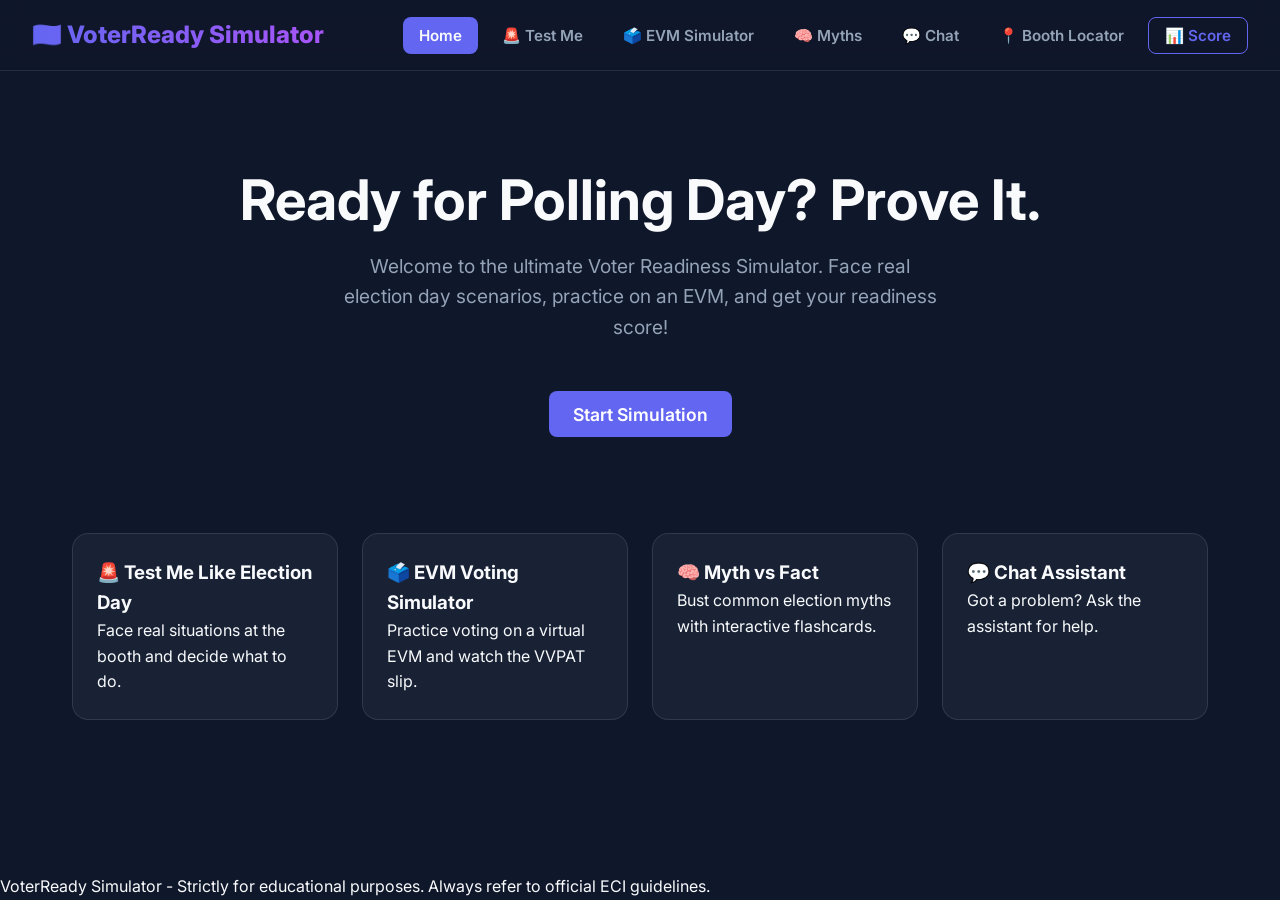
<file: index.html>
<!DOCTYPE html>
<html lang="en">
<head>
    <meta charset="UTF-8">
    <meta name="viewport" content="width=device-width, initial-scale=1.0">
    <title>VoterReady Simulator</title>
    <link rel="stylesheet" href="style.css">
    <link href="https://fonts.googleapis.com/css2?family=Inter:wght@300;400;600;800&display=swap" rel="stylesheet">
</head>
<body>
    <header class="navbar">
        <div class="logo">🇮🇳 VoterReady Simulator</div>
        <nav aria-label="Main Navigation">
            <button class="nav-btn active" data-target="home" aria-selected="true" role="tab">Home</button>
            <button class="nav-btn" data-target="scenario" aria-selected="false" role="tab">🚨 Test Me</button>
            <button class="nav-btn" data-target="evm" aria-selected="false" role="tab">🗳️ EVM Simulator</button>
            <button class="nav-btn" data-target="myths" aria-selected="false" role="tab">🧠 Myths</button>
            <button class="nav-btn" data-target="assistant" aria-selected="false" role="tab">💬 Chat</button>
            <button class="nav-btn" data-target="locator" aria-selected="false" role="tab">📍 Booth Locator</button>
            <button class="nav-btn" data-target="readiness" id="nav-readiness" aria-selected="false" role="tab">📊 Score</button>
        </nav>
    </header>

    <main id="app-content">
        <!-- Home Section -->
        <section id="home" class="view active">
            <div class="hero">
                <h1>Ready for Polling Day? Prove It.</h1>
                <p>Welcome to the ultimate Voter Readiness Simulator. Face real election day scenarios, practice on an EVM, and get your readiness score!</p>
                <button class="cta-btn" onclick="document.querySelector('[data-target=scenario]').click()">Start Simulation</button>
            </div>
            <div class="features-grid">
                <div class="card" onclick="document.querySelector('[data-target=scenario]').click()">
                    <h3>🚨 Test Me Like Election Day</h3>
                    <p>Face real situations at the booth and decide what to do.</p>
                </div>
                <div class="card" onclick="document.querySelector('[data-target=evm]').click()">
                    <h3>🗳️ EVM Voting Simulator</h3>
                    <p>Practice voting on a virtual EVM and watch the VVPAT slip.</p>
                </div>
                <div class="card" onclick="document.querySelector('[data-target=myths]').click()">
                    <h3>🧠 Myth vs Fact</h3>
                    <p>Bust common election myths with interactive flashcards.</p>
                </div>
                <div class="card" onclick="document.querySelector('[data-target=assistant]').click()">
                    <h3>💬 Chat Assistant</h3>
                    <p>Got a problem? Ask the assistant for help.</p>
                </div>
            </div>
        </section>

        <!-- Scenario Section -->
        <section id="scenario" class="view">
            <h2>🚨 Test Me Like Election Day</h2>
            <p class="subtitle">What would you do in this situation? (Dhyan se chuniye!)</p>
            <div id="scenario-container" class="quiz-card">
                <h3 id="scenario-text">Scenario will appear here</h3>
                <div id="scenario-options" class="options"></div>
                <div id="scenario-feedback" class="feedback-box hidden" aria-live="polite">
                    <div id="feedback-verdict" class="verdict" aria-live="assertive"></div>
                    <div class="feedback-section">
                        <h4>Kyun? (Why?)</h4>
                        <p id="feedback-why"></p>
                    </div>
                    <div class="feedback-section">
                        <h4>Sahi Kadam (Correct Step)</h4>
                        <p id="feedback-step"></p>
                    </div>
                </div>
                <button id="next-scenario-btn" class="cta-btn hidden">Next Scenario</button>
                <div id="scenario-completion" class="hidden">
                    <p>Simulation complete! Let's see how prepared you are.</p>
                    <button class="cta-btn" onclick="document.querySelector('[data-target=readiness]').click()">Check Readiness Score</button>
                </div>
            </div>
        </section>

        <!-- EVM Simulator Section -->
        <section id="evm" class="view">
            <h2>🗳️ EVM Voting Simulator</h2>
            <p class="subtitle">Experience how a real EVM and VVPAT work. Cast a test vote below!</p>
            
            <div class="simulator-layout">
                <div class="ballot-unit">
                    <div class="bu-header">BALLOT UNIT</div>
                    <div class="candidate-list" id="candidate-list">
                        <!-- Candidates injected via JS -->
                    </div>
                </div>
                
                <div class="vvpat-unit">
                    <div class="vvpat-header">VVPAT</div>
                    <div class="vvpat-window">
                        <div class="vvpat-slip hidden" id="vvpat-slip">
                            <div class="slip-serial" id="slip-serial">1</div>
                            <div class="slip-name" id="slip-name">Candidate</div>
                            <div class="slip-symbol" id="slip-symbol">🍎</div>
                        </div>
                    </div>
                    <div class="vvpat-status" id="vvpat-status">Machine Ready</div>
                </div>
            </div>

            <div id="evm-feedback" class="feedback-box hidden" style="margin-top: 2rem;">
                <div class="verdict correct">Vote Cast Successfully!</div>
                <p>The VVPAT slip was visible for 7 seconds and has now dropped into the sealed drop box. Your vote is secure.</p>
                <br>
                <h4>What if you pressed the wrong button?</h4>
                <p>The EVM records the vote for the button you pressed. You cannot change it once pressed. Always check the symbol before pressing!</p>
                <button class="cta-btn" style="margin-top: 1rem;" onclick="resetEVM()">Vote Again</button>
            </div>
        </section>

        <!-- Myths Section -->
        <section id="myths" class="view">
            <h2>🧠 Myth vs Fact Flashcards</h2>
            <p class="subtitle">Tap on a card to flip it and reveal the truth!</p>
            
            <div class="flashcards-grid" id="flashcards-container">
                <!-- Flashcards injected via JS -->
            </div>
        </section>

        <!-- Chat Assistant Section -->
        <section id="assistant" class="view">
            <h2>💬 Smart Chat Assistant</h2>
            <p class="subtitle">Ask any question or use a quick prompt below.</p>
            
            <div class="chat-container">
                <div id="chat-history" class="chat-history">
                    <div class="message bot">Namaste! How can I help you prepare for polling day?</div>
                </div>
                
                <div class="chat-input-area">
                    <div class="quick-prompts">
                        <button class="chat-chip" onclick="sendChatMessage('🚨 Test Me Like Election Day')">🚨 Test Me Like Election Day</button>
                        <button class="chat-chip" onclick="sendChatMessage('🧠 What Happens After I Press Vote?')">🧠 What Happens After I Press Vote?</button>
                        <button class="chat-chip" onclick="sendChatMessage('📄 I Have a Problem – What Should I Do?')">📄 I Have a Problem – What Should I Do?</button>
                        <button class="chat-chip" onclick="sendChatMessage('📊 Am I Ready to Vote?')">📊 Am I Ready to Vote?</button>
                    </div>
                    <div class="custom-input-wrapper">
                        <label for="custom-chat-input" class="sr-only" style="display:none;">Chat message</label>
                        <input type="text" id="custom-chat-input" placeholder="Type your own question here..." onkeypress="handleKeyPress(event)" aria-label="Type your question for the assistant">
                        <button class="send-btn" onclick="submitCustomChat()" aria-label="Send message">Send</button>
                    </div>
                </div>
            </div>
        </section>

        <!-- Booth Locator Section -->
        <section id="locator" class="view">
            <h2>📍 Polling Station Locator</h2>
            <p class="subtitle">Find your nearest polling station in Ahmedabad (Simulated for AIDTM area).</p>
            
            <div class="map-container" style="background: var(--bg-card); padding: 1rem; border-radius: 16px; border: 1px solid var(--border);">
                <iframe 
                    src="https://www.google.com/maps/embed?pb=!1m18!1m12!1m3!1d3670.364239846059!2d72.564167!3d23.175!2m3!1f0!2f0!3f0!3m2!1i1024!2i768!4f13.1!3m3!1m2!1s0x395e832f00000001%3A0x6b45053229712f9e!2sAdani%20Institute%20of%20Digital%20Technology%20Management%20(AIDTM)!5e0!3m2!1sen!2sin!4v1714460000000!5m2!1sen!2sin" 
                    width="100%" 
                    height="450" 
                    style="border:0; border-radius: 12px;" 
                    allowfullscreen="" 
                    loading="lazy" 
                    referrerpolicy="no-referrer-when-downgrade" 
                    title="Polling Station Locator" 
                    aria-label="Google Maps Polling Station">
                </iframe>
                <div style="margin-top: 1rem; display: flex; gap: 1rem; align-items: center;">
                    <div style="background: var(--accent); width: 12px; height: 12px; border-radius: 50%;"></div>
                    <p>Current Simulation: <strong>Adani Institute of Digital Technology Management (AIDTM)</strong></p>
                </div>
            </div>
        </section>

        <!-- Readiness Score Section -->
        <section id="readiness" class="view">
            <h2>📊 Your Readiness Score</h2>
            <div class="readiness-card">
                <div class="score-circle">
                    <span id="final-score">0</span><span class="out-of">/100</span>
                </div>
                <div id="readiness-details" class="readiness-details hidden">
                    <div class="detail-box weak-area">
                        <h3>⚠️ Weak Area</h3>
                        <p id="weak-area-text">Play some scenarios to identify your weak areas.</p>
                    </div>
                    <div class="detail-box tip-area">
                        <h3>💡 Improvement Tip</h3>
                        <p id="tip-text">Start the simulation to get personalized tips.</p>
                    </div>
                </div>
                <div id="readiness-empty">
                    <p>You haven't completed enough scenarios yet! Test yourself first.</p>
                    <button class="cta-btn" onclick="document.querySelector('[data-target=scenario]').click()">Go to Simulation</button>
                </div>
            </div>
        </section>
    </main>

    <footer>
        <p>VoterReady Simulator - Strictly for educational purposes. Always refer to official ECI guidelines.</p>
    </footer>

    <!-- Audio for EVM Beep -->
    <audio id="beep-sound" src="https://assets.mixkit.co/sfx/preview/mixkit-software-interface-start-2574.mp3" preload="auto"></audio>

    <script type="module" src="js/main.js"></script>
</body>
</html>
</file>
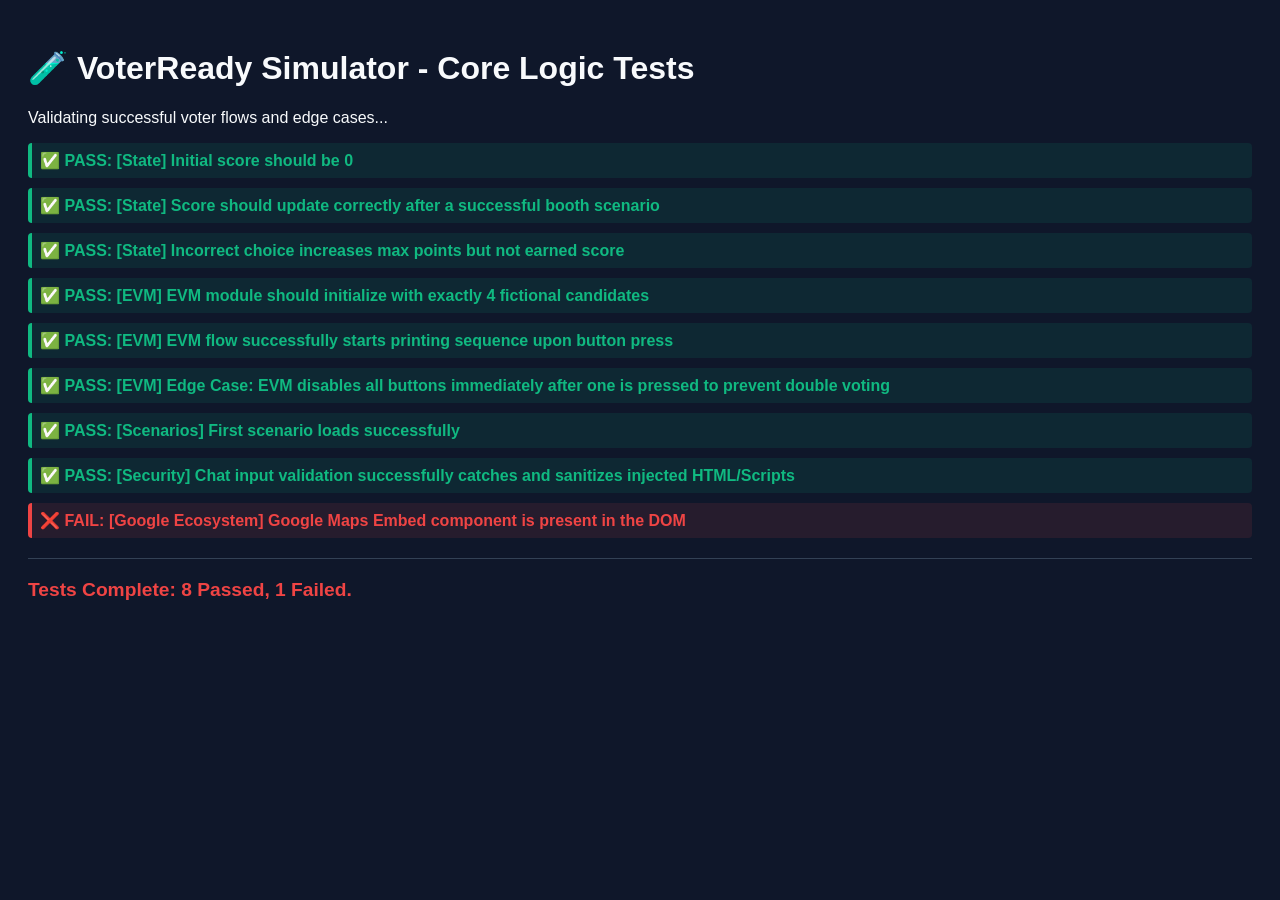
<file: tests/index.html>
<!DOCTYPE html>
<html lang="en">
<head>
    <meta charset="UTF-8">
    <meta name="viewport" content="width=device-width, initial-scale=1.0">
    <title>VoterReady Simulator - Unit Tests</title>
    <style>
        body { font-family: 'Inter', sans-serif; padding: 20px; background-color: #0f172a; color: #f8fafc; }
        .pass { color: #10b981; font-weight: 600; padding: 8px; background: rgba(16, 185, 129, 0.1); border-left: 4px solid #10b981; margin: 10px 0; border-radius: 4px; }
        .fail { color: #ef4444; font-weight: 600; padding: 8px; background: rgba(239, 68, 68, 0.1); border-left: 4px solid #ef4444; margin: 10px 0; border-radius: 4px; }
        #test-sandbox { display: none; }
        .summary { font-size: 1.2rem; margin-top: 20px; font-weight: 800; border-top: 1px solid #334155; padding-top: 20px;}
    </style>
</head>
<body>
    <h1>🧪 VoterReady Simulator - Core Logic Tests</h1>
    <p>Validating successful voter flows and edge cases...</p>
    <div id="test-results"></div>
    
    <!-- Sandbox container mimicking the real DOM for testing UI-coupled modules -->
    <div id="test-sandbox">
        <!-- EVM Simulator Elements -->
        <div id="candidate-list"></div>
        <div id="vvpat-status"></div>
        <div id="vvpat-slip"></div>
        <div id="slip-serial"></div>
        <div id="slip-name"></div>
        <div id="slip-symbol"></div>
        <div id="evm-feedback"></div>
        <audio id="beep-sound"></audio>
        
        <!-- Scenario Elements -->
        <h3 id="scenario-text"></h3>
        <div id="scenario-options"></div>
        <div id="scenario-feedback"></div>
        <div id="feedback-verdict"></div>
        <div id="feedback-why"></div>
        <div id="feedback-step"></div>
        <div id="next-scenario-btn"></div>
        <div id="scenario-completion"></div>
        
        <!-- Chat Elements -->
        <div id="chat-history"></div>
        <input type="text" id="custom-chat-input">
        <button class="send-btn"></button>
    </div>

    <!-- ES Module Test Runner -->
    <script type="module" src="test.js"></script>
</body>
</html>
</file>
<file: style.css>
:root {
    --bg-dark: #0f172a;
    --bg-card: rgba(30, 41, 59, 0.7);
    --text-primary: #f8fafc;
    --text-secondary: #94a3b8;
    --accent: #6366f1;
    --accent-hover: #4f46e5;
    --success: #10b981;
    --warning: #f59e0b;
    --error: #ef4444;
    --border: rgba(255, 255, 255, 0.1);
    --evm-bg: #e2e8f0;
    --evm-dark: #334155;
    --evm-blue: #3b82f6;
    --evm-red: #ef4444;
}

* {
    margin: 0;
    padding: 0;
    box-sizing: border-box;
    font-family: 'Inter', sans-serif;
}

body {
    background-color: var(--bg-dark);
    color: var(--text-primary);
    line-height: 1.6;
    min-height: 100vh;
    display: flex;
    flex-direction: column;
}

/* Navbar */
.navbar {
    display: flex;
    justify-content: space-between;
    align-items: center;
    padding: 1rem 2rem;
    background: rgba(15, 23, 42, 0.8);
    backdrop-filter: blur(10px);
    border-bottom: 1px solid var(--border);
    position: sticky;
    top: 0;
    z-index: 100;
}

.logo {
    font-size: 1.5rem;
    font-weight: 800;
    background: linear-gradient(90deg, #6366f1, #a855f7);
    -webkit-background-clip: text;
    -webkit-text-fill-color: transparent;
}

nav {
    display: flex;
    gap: 0.5rem;
    flex-wrap: wrap;
}

.nav-btn {
    background: none;
    border: none;
    color: var(--text-secondary);
    font-size: 0.95rem;
    font-weight: 600;
    cursor: pointer;
    padding: 0.5rem 1rem;
    border-radius: 8px;
    transition: all 0.3s ease;
}

.nav-btn:hover {
    color: var(--text-primary);
    background: rgba(255, 255, 255, 0.05);
}

.nav-btn.active {
    color: var(--text-primary);
    background: var(--accent);
}

#nav-readiness {
    border: 1px solid var(--accent);
    color: var(--accent);
}

#nav-readiness.active {
    color: white;
    background: var(--accent);
}

/* Main Layout */
main {
    flex: 1;
    padding: 2rem;
    max-width: 1200px;
    margin: 0 auto;
    width: 100%;
}

.view {
    display: none;
    animation: fadeIn 0.4s ease-out;
}

.view.active {
    display: block;
}

@keyframes fadeIn {
    from { opacity: 0; transform: translateY(10px); }
    to { opacity: 1; transform: translateY(0); }
}

h2 {
    font-size: 2.2rem;
    margin-bottom: 0.5rem;
    background: linear-gradient(90deg, #f8fafc, #94a3b8);
    -webkit-background-clip: text;
    -webkit-text-fill-color: transparent;
}

.subtitle {
    color: var(--text-secondary);
    margin-bottom: 2rem;
    font-size: 1.1rem;
}

/* Buttons */
.cta-btn {
    background: var(--accent);
    color: white;
    border: none;
    padding: 0.8rem 1.5rem;
    font-size: 1.1rem;
    font-weight: 600;
    border-radius: 8px;
    cursor: pointer;
    transition: all 0.3s ease;
    margin-top: 1rem;
}

.cta-btn:hover {
    background: var(--accent-hover);
    transform: translateY(-2px);
    box-shadow: 0 4px 12px rgba(99, 102, 241, 0.3);
}

.hidden {
    display: none !important;
}

/* Home / Hero */
.hero {
    text-align: center;
    padding: 4rem 0;
}

.hero h1 {
    font-size: 3.5rem;
    margin-bottom: 1rem;
    line-height: 1.2;
}

.hero p {
    font-size: 1.2rem;
    color: var(--text-secondary);
    max-width: 600px;
    margin: 0 auto 2rem;
}

.features-grid {
    display: grid;
    grid-template-columns: repeat(auto-fit, minmax(250px, 1fr));
    gap: 1.5rem;
    margin-top: 2rem;
}

.card {
    background: var(--bg-card);
    border: 1px solid var(--border);
    border-radius: 16px;
    padding: 1.5rem;
    cursor: pointer;
    transition: all 0.3s ease;
    backdrop-filter: blur(10px);
}

.card:hover {
    transform: translateY(-5px);
    border-color: var(--accent);
    box-shadow: 0 10px 20px rgba(0, 0, 0, 0.2);
}

/* Scenarios */
.quiz-card {
    background: var(--bg-card);
    border: 1px solid var(--border);
    padding: 2rem;
    border-radius: 16px;
    max-width: 800px;
    margin: 0 auto;
}

.options {
    display: flex;
    flex-direction: column;
    gap: 1rem;
    margin-top: 1.5rem;
}

.option-btn {
    background: rgba(255, 255, 255, 0.05);
    border: 1px solid var(--border);
    padding: 1rem;
    border-radius: 8px;
    color: var(--text-primary);
    font-size: 1rem;
    text-align: left;
    cursor: pointer;
    transition: all 0.2s;
}

.option-btn:hover {
    background: rgba(255, 255, 255, 0.1);
}

.feedback-box {
    margin-top: 2rem;
    padding: 1.5rem;
    border-radius: 12px;
    background: rgba(15, 23, 42, 0.9);
    border: 1px solid var(--border);
    animation: fadeIn 0.4s ease-out;
}

.feedback-box.correct { border-left: 4px solid var(--success); }
.feedback-box.incorrect { border-left: 4px solid var(--error); }

.verdict {
    font-size: 1.2rem;
    font-weight: 800;
    margin-bottom: 1rem;
}
.verdict.correct { color: var(--success); }
.verdict.incorrect { color: var(--error); }

.feedback-section { margin-bottom: 1rem; }
.feedback-section h4 {
    color: var(--text-secondary);
    font-size: 0.9rem;
    text-transform: uppercase;
    margin-bottom: 0.25rem;
}

/* EVM Simulator */
.simulator-layout {
    display: flex;
    gap: 2rem;
    justify-content: center;
    flex-wrap: wrap;
    margin-top: 2rem;
}

.ballot-unit {
    background: var(--evm-bg);
    border-radius: 12px;
    padding: 1.5rem;
    width: 350px;
    box-shadow: inset 0 0 20px rgba(0,0,0,0.1), 0 10px 30px rgba(0,0,0,0.5);
    border: 2px solid #cbd5e1;
}

.bu-header, .vvpat-header {
    background: var(--evm-dark);
    color: white;
    text-align: center;
    padding: 0.5rem;
    font-weight: bold;
    border-radius: 4px;
    margin-bottom: 1rem;
    letter-spacing: 2px;
}

.candidate-row {
    display: flex;
    align-items: center;
    background: white;
    padding: 0.5rem;
    margin-bottom: 0.5rem;
    border-radius: 4px;
    border: 1px solid #cbd5e1;
}

.c-serial { width: 30px; font-weight: bold; color: var(--evm-dark); }
.c-name { flex: 1; color: var(--evm-dark); font-weight: 600; }
.c-symbol { font-size: 1.5rem; margin-right: 1rem; }
.c-led {
    width: 15px;
    height: 15px;
    border-radius: 50%;
    background: #475569;
    margin-right: 1rem;
    border: 2px solid #cbd5e1;
}
.c-led.active { background: var(--evm-red); box-shadow: 0 0 10px var(--evm-red); }

.vote-btn {
    width: 40px;
    height: 30px;
    background: var(--evm-blue);
    border: none;
    border-radius: 4px;
    cursor: pointer;
    box-shadow: 0 4px 0 #1e3a8a;
    transition: all 0.1s;
}
.vote-btn:active {
    transform: translateY(4px);
    box-shadow: 0 0 0 #1e3a8a;
}
.vote-btn:disabled {
    background: #94a3b8;
    box-shadow: 0 4px 0 #64748b;
    cursor: not-allowed;
}

.vvpat-unit {
    background: var(--evm-bg);
    border-radius: 12px;
    padding: 1.5rem;
    width: 300px;
    box-shadow: inset 0 0 20px rgba(0,0,0,0.1), 0 10px 30px rgba(0,0,0,0.5);
    border: 2px solid #cbd5e1;
    display: flex;
    flex-direction: column;
}

.vvpat-window {
    background: #000;
    height: 200px;
    border-radius: 8px;
    border: 10px solid #94a3b8;
    overflow: hidden;
    position: relative;
    display: flex;
    justify-content: center;
}

.vvpat-slip {
    background: #fef08a;
    width: 150px;
    height: 180px;
    position: absolute;
    top: -200px;
    display: flex;
    flex-direction: column;
    align-items: center;
    justify-content: center;
    color: black;
    font-weight: bold;
    box-shadow: 0 0 10px rgba(255,255,255,0.2);
    transition: top 0.5s ease-in;
}

.vvpat-slip.show { top: 10px; }
.vvpat-slip.drop { top: 250px; } /* Drop into box */

.slip-serial { font-size: 1.2rem; }
.slip-name { font-size: 1rem; margin: 10px 0; }
.slip-symbol { font-size: 3rem; }

.vvpat-status {
    text-align: center;
    margin-top: 1rem;
    color: var(--success);
    font-weight: bold;
    font-family: monospace;
    font-size: 1.2rem;
}
.vvpat-status.error { color: var(--evm-red); }

/* Myth vs Fact Flashcards */
.flashcards-grid {
    display: grid;
    grid-template-columns: repeat(auto-fit, minmax(300px, 1fr));
    gap: 2rem;
    perspective: 1000px;
}

.flashcard {
    width: 100%;
    height: 250px;
    position: relative;
    cursor: pointer;
    transform-style: preserve-3d;
    transition: transform 0.6s;
}

.flashcard.flipped { transform: rotateY(180deg); }

.card-face {
    position: absolute;
    width: 100%;
    height: 100%;
    backface-visibility: hidden;
    border-radius: 16px;
    padding: 2rem;
    display: flex;
    flex-direction: column;
    justify-content: center;
    align-items: center;
    text-align: center;
    border: 1px solid var(--border);
    box-shadow: 0 10px 20px rgba(0,0,0,0.2);
}

.card-front {
    background: rgba(239, 68, 68, 0.1);
    border-color: rgba(239, 68, 68, 0.3);
}

.card-front h3 { color: var(--error); margin-bottom: 1rem; }

.card-back {
    background: rgba(16, 185, 129, 0.1);
    border-color: rgba(16, 185, 129, 0.3);
    transform: rotateY(180deg);
}

.card-back h3 { color: var(--success); margin-bottom: 1rem; }

/* Chat Assistant */
.chat-container {
    max-width: 800px;
    margin: 0 auto;
    background: var(--bg-card);
    border: 1px solid var(--border);
    border-radius: 16px;
    overflow: hidden;
    display: flex;
    flex-direction: column;
    height: 550px;
}

.chat-history {
    flex: 1;
    padding: 1.5rem;
    overflow-y: auto;
    display: flex;
    flex-direction: column;
    gap: 1rem;
}

.message {
    max-width: 80%;
    padding: 1rem;
    border-radius: 12px;
    line-height: 1.5;
}

.message.bot {
    background: rgba(99, 102, 241, 0.1);
    border: 1px solid rgba(99, 102, 241, 0.2);
    align-self: flex-start;
    border-bottom-left-radius: 2px;
}

.message.user {
    background: var(--accent);
    color: white;
    align-self: flex-end;
    border-bottom-right-radius: 2px;
}

.chat-input-area {
    padding: 1.5rem;
    border-top: 1px solid var(--border);
    display: flex;
    flex-direction: column;
    gap: 1rem;
}

.quick-prompts {
    display: flex;
    flex-wrap: wrap;
    gap: 0.5rem;
}

.chat-chip {
    background: rgba(255, 255, 255, 0.05);
    border: 1px solid var(--border);
    padding: 0.5rem 1rem;
    border-radius: 20px;
    color: var(--text-primary);
    cursor: pointer;
    font-size: 0.9rem;
    transition: all 0.2s;
}

.chat-chip:hover {
    background: rgba(255, 255, 255, 0.1);
    border-color: var(--accent);
}

.custom-input-wrapper {
    display: flex;
    gap: 0.5rem;
}

#custom-chat-input {
    flex: 1;
    padding: 0.8rem 1rem;
    border-radius: 8px;
    border: 1px solid var(--border);
    background: rgba(0, 0, 0, 0.2);
    color: white;
    font-size: 1rem;
}

#custom-chat-input:focus {
    outline: none;
    border-color: var(--accent);
}

.send-btn {
    background: var(--accent);
    color: white;
    border: none;
    padding: 0 1.5rem;
    border-radius: 8px;
    cursor: pointer;
    font-weight: bold;
}

/* Score Section */
.readiness-card {
    background: var(--bg-card);
    border: 1px solid var(--border);
    padding: 3rem 2rem;
    border-radius: 16px;
    max-width: 800px;
    margin: 0 auto;
    text-align: center;
}

.score-circle {
    width: 200px;
    height: 200px;
    border-radius: 50%;
    border: 8px solid var(--accent);
    display: flex;
    align-items: center;
    justify-content: center;
    margin: 0 auto 2rem;
    box-shadow: 0 0 30px rgba(99, 102, 241, 0.2);
}

.score-circle span { font-size: 4rem; font-weight: 800; }
.score-circle .out-of { font-size: 1.5rem; color: var(--text-secondary); margin-left: 5px; font-weight: 600; }

.readiness-details { display: flex; gap: 1.5rem; flex-wrap: wrap; text-align: left; }
.detail-box { flex: 1; min-width: 250px; padding: 1.5rem; border-radius: 12px; background: rgba(255, 255, 255, 0.05); }
.weak-area h3 { color: var(--warning); margin-bottom: 0.5rem; }
.tip-area h3 { color: var(--success); margin-bottom: 0.5rem; }
</file>
